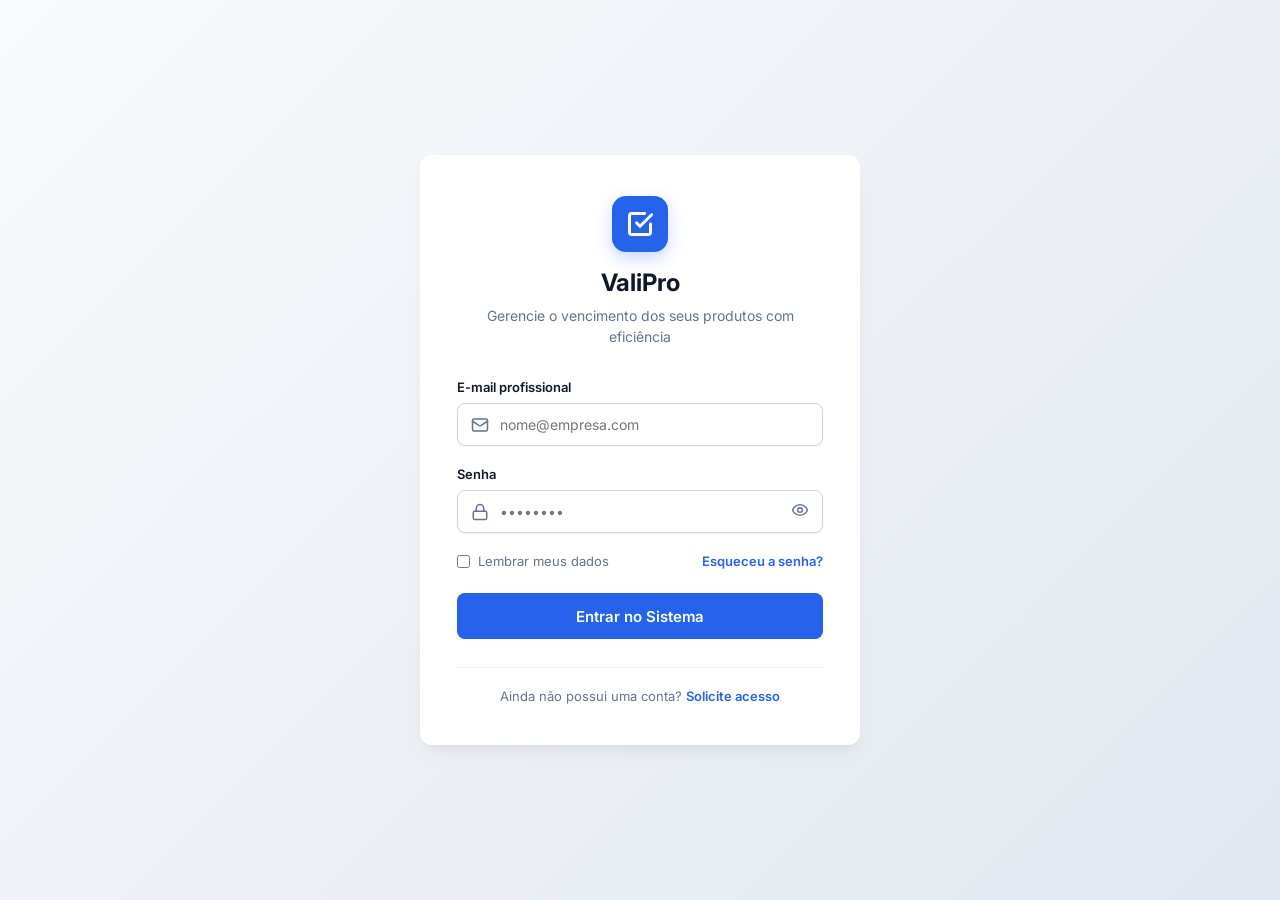
<file: index.html>
<!DOCTYPE html>
<html lang="pt-BR">
<head>
    <meta charset="UTF-8">
    <meta name="viewport" content="width=device-width, initial-scale=1.0">
    <title>ValiPro - Acesso ao Sistema</title>
    <link rel="preconnect" href="https://fonts.googleapis.com">
    <link rel="preconnect" href="https://fonts.gstatic.com" crossorigin>
    <link href="https://fonts.googleapis.com/css2?family=Inter:wght@400;500;600;700&display=swap" rel="stylesheet">
    <link rel="stylesheet" href="login-style.css">
</head>
<body>

    <div class="login-container">
        <div class="login-card">
            
            <div class="login-header">
                <div class="logo-icon">
                    <svg width="28" height="28" viewBox="0 0 24 24" fill="none" stroke="currentColor" stroke-width="2.5" stroke-linecap="round" stroke-linejoin="round">
                        <path d="M9 11l3 3L22 4"></path>
                        <path d="M21 12v7a2 2 0 0 1-2 2H5a2 2 0 0 1-2-2V5a2 2 0 0 1 2-2h11"></path>
                    </svg>
                </div>
                <h1>ValiPro</h1>
                <p>Gerencie o vencimento dos seus produtos com eficiência</p>
            </div>

            <div id="alert-box" class="alert hidden">
                <span id="alert-message"></span>
            </div>

            <form id="login-form" novalidate>
                <div class="input-group">
                    <label for="email">E-mail profissional</label>
                    <div class="input-wrapper">
                        <span class="input-icon">
                            <svg width="18" height="18" viewBox="0 0 24 24" fill="none" stroke="currentColor" stroke-width="2" stroke-linecap="round" stroke-linejoin="round">
                                <rect width="20" height="16" x="2" y="4" rx="2"></rect>
                                <path d="m22 7-8.97 5.7a1.94 1.94 0 0 1-2.06 0L2 7"></path>
                            </svg>
                        </span>
                        <input type="email" id="email" placeholder="nome@empresa.com" required autocomplete="email">
                    </div>
                </div>

                <div class="input-group">
                    <label for="password">Senha</label>
                    <div class="input-wrapper">
                        <span class="input-icon">
                            <svg width="18" height="18" viewBox="0 0 24 24" fill="none" stroke="currentColor" stroke-width="2" stroke-linecap="round" stroke-linejoin="round">
                                <rect width="18" height="11" x="3" y="11" rx="2" ry="2"></rect>
                                <path d="M7 11V7a5 5 0 0 1 10 0v4"></path>
                            </svg>
                        </span>
                        <input type="password" id="password" placeholder="••••••••" required autocomplete="current-password">
                        <button type="button" id="toggle-password" class="toggle-password">
                            <svg id="eye-icon" width="18" height="18" viewBox="0 0 24 24" fill="none" stroke="currentColor" stroke-width="2" stroke-linecap="round" stroke-linejoin="round">
                                <path d="M2 12s3-7 10-7 10 7 10 7-3 7-10 7-10-7-10-7Z"></path>
                                <circle cx="12" cy="12" r="3"></circle>
                            </svg>
                        </button>
                    </div>
                </div>

                <div class="form-actions">
                    <label class="remember-me">
                        <input type="checkbox" id="remember">
                        Lembrar meus dados
                    </label>
                    <a href="#" class="forgot-password">Esqueceu a senha?</a>
                </div>

                <button type="submit" id="btn-submit" class="btn-primary">
                    <span class="btn-text">Entrar no Sistema</span>
                    <span class="btn-loader hidden"></span>
                </button>
            </form>

            <div class="login-footer">
                <p>Ainda não possui uma conta? <a href="#">Solicite acesso</a></p>
            </div>

        </div>
    </div>

    <script src="login-script.js"></script>
</body>
</html>
</file>
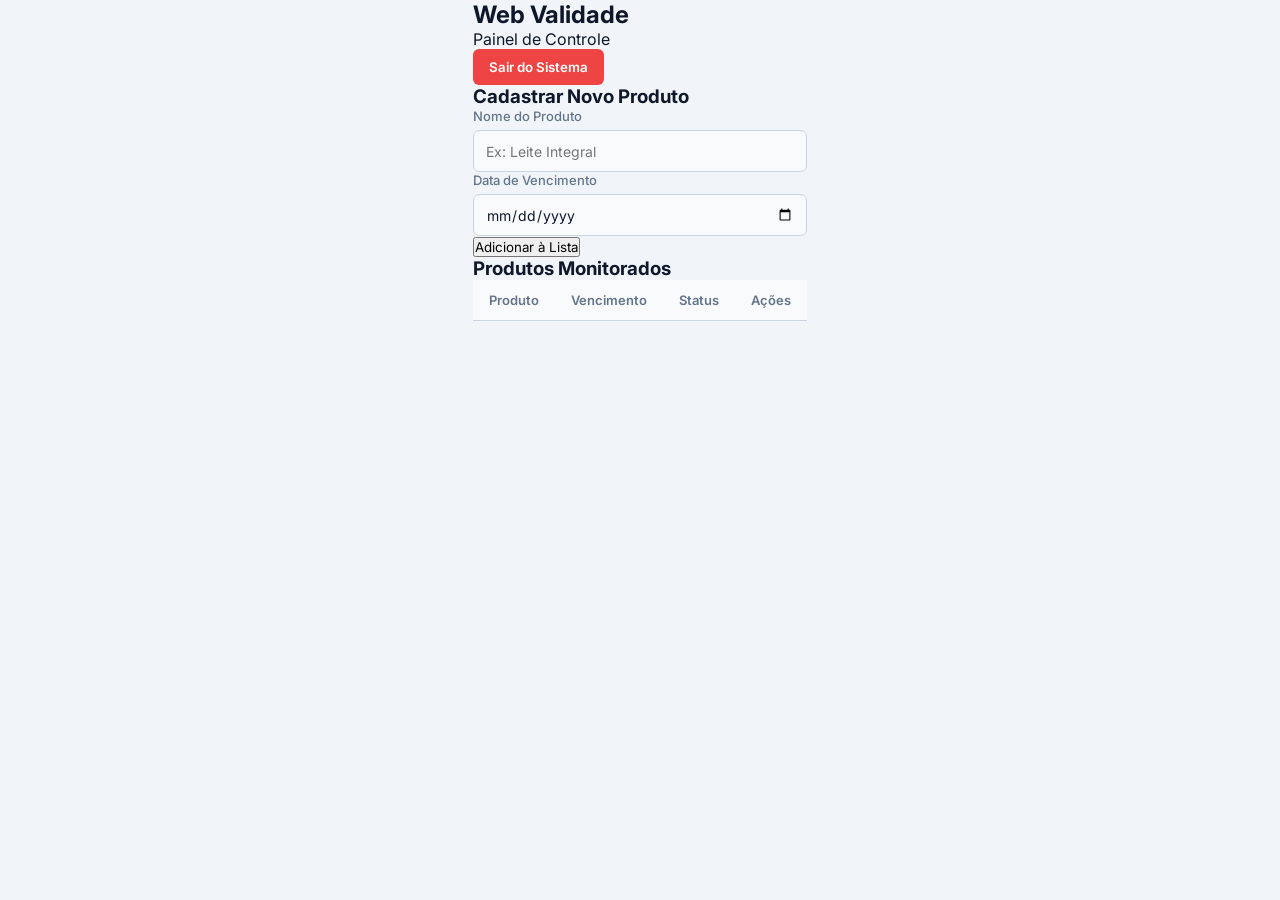
<file: login-script.html>
<!DOCTYPE html>
<html lang="pt-BR">
<head>
    <meta charset="UTF-8">
    <meta name="viewport" content="width=device-width, initial-scale=1.0">
    <title>Web Validade - Controle de Produtos</title>
    <link rel="preconnect" href="https://fonts.googleapis.com">
    <link rel="preconnect" href="https://fonts.gstatic.com" crossorigin>
    <link href="https://fonts.googleapis.com/css2?family=Inter:wght@400;500;600;700&display=swap" rel="stylesheet">
    <link rel="stylesheet" href="style.css">
</head>
<body>

    <div class="app-container">
        <header class="main-header">
            <div class="header-brand">
                <h2>Web Validade</h2>
                <span>Painel de Controle</span>
            </div>
            <button id="btn-logout" class="btn-logout">Sair do Sistema</button>
        </header>

        <main class="main-content">
            <section class="card-section">
                <h3>Cadastrar Novo Produto</h3>
                <form id="product-form">
                    <div class="form-grid">
                        <div class="form-field">
                            <label for="product-name">Nome do Produto</label>
                            <input type="text" id="product-name" placeholder="Ex: Leite Integral" required>
                        </div>
                        <div class="form-field">
                            <label for="product-expiry">Data de Vencimento</label>
                            <input type="date" id="product-expiry" required>
                        </div>
                    </div>
                    <button type="submit" class="btn-add">Adicionar à Lista</button>
                </form>
            </section>

            <section class="card-section">
                <h3>Produtos Monitorados</h3>
                <div class="table-wrapper">
                    <table>
                        <thead>
                            <tr>
                                <th>Produto</th>
                                <th>Vencimento</th>
                                <th>Status</th>
                                <th>Ações</th>
                            </tr>
                        </thead>
                        <tbody id="product-table-body">
                            </tbody>
                    </table>
                </div>
            </section>
        </main>
    </div>

    <script src="script.js"></script>
</body>
</html>
</file>
<file: login-style.css>
:root {
    --primary-color: #2563eb;
    --primary-hover: #1d4ed8;
    --bg-gradient-start: #f8fafc;
    --bg-gradient-end: #e2e8f0;
    --card-bg: #ffffff;
    --text-main: #0f172a;
    --text-muted: #64748b;
    --border-color: #cbd5e1;
    --border-focus: #3b82f6;
    --error-color: #ef4444;
    --error-bg: #fef2f2;
    --success-color: #10b981;
    --success-bg: #ecfdf5;
    --shadow-md: 0 10px 25px -5px rgba(0, 0, 0, 0.05), 0 8px 10px -6px rgba(0, 0, 0, 0.05);
    --shadow-sm: 0 1px 2px 0 rgba(0, 0, 0, 0.05);
    --radius: 12px;
}

* {
    margin: 0;
    padding: 0;
    box-sizing: border-box;
    font-family: 'Inter', sans-serif;
    -webkit-font-smoothing: antialiased;
}

body {
    background: linear-gradient(135deg, var(--bg-gradient-start) 0%, var(--bg-gradient-end) 100%);
    min-height: 100vh;
    display: flex;
    justify-content: center;
    align-items: center;
    padding: 20px;
}

.login-container { width: 100%; max-width: 440px; }

.login-card {
    background-color: var(--card-bg);
    border: 1px solid rgba(255, 255, 255, 0.8);
    border-radius: var(--radius);
    padding: 40px 36px;
    box-shadow: var(--shadow-md);
}

.login-header { text-align: center; margin-bottom: 32px; }

.logo-icon {
    width: 56px; height: 56px;
    background-color: var(--primary-color);
    color: #ffffff; border-radius: 14px;
    display: flex; align-items: center; justify-content: center;
    margin: 0 auto 16px auto;
    box-shadow: 0 6px 16px rgba(37, 99, 235, 0.25);
}

.login-header h1 { color: var(--text-main); font-size: 24px; font-weight: 700; margin-bottom: 8px; }
.login-header p { color: var(--text-muted); font-size: 14px; line-height: 1.5; }

.alert {
    padding: 12px 16px; border-radius: 8px; font-size: 13px; font-weight: 500;
    margin-bottom: 20px; display: flex; align-items: center; border: 1px solid transparent;
}
.alert.error { background-color: var(--error-bg); color: var(--error-color); border-color: rgba(239, 68, 68, 0.2); }
.alert.success { background-color: var(--success-bg); color: var(--success-color); border-color: rgba(16, 185, 129, 0.2); }
.hidden { display: none !important; }

.input-group { margin-bottom: 20px; }
.input-group label { display: block; color: var(--text-main); font-size: 13px; font-weight: 600; margin-bottom: 8px; }
.input-wrapper { position: relative; display: flex; align-items: center; }
.input-icon { position: absolute; left: 14px; color: var(--text-muted); display: flex; align-items: center; pointer-events: none; }

.input-wrapper input {
    width: 100%; padding: 12px 16px 12px 42px;
    border: 1px solid var(--border-color); border-radius: 8px;
    font-size: 14px; color: var(--text-main); background-color: var(--card-bg);
    outline: none; transition: all 0.2s ease; box-shadow: var(--shadow-sm);
}
.input-wrapper input:focus { border-color: var(--border-focus); box-shadow: 0 0 0 4px rgba(59, 130, 246, 0.15); }

.toggle-password { position: absolute; right: 14px; background: none; border: none; color: var(--text-muted); cursor: pointer; }

.form-actions { display: flex; justify-content: space-between; align-items: center; margin-bottom: 24px; font-size: 13px; }
.remember-me { display: flex; align-items: center; color: var(--text-muted); cursor: pointer; }
.remember-me input { margin-right: 8px; accent-color: var(--primary-color); }
.forgot-password { color: var(--primary-color); text-decoration: none; font-weight: 600; }
.forgot-password:hover { text-decoration: underline; }

.btn-primary {
    width: 100%; padding: 12px 20px; background-color: var(--primary-color); color: #ffffff;
    border: none; border-radius: 8px; font-size: 15px; font-weight: 600; cursor: pointer;
    transition: all 0.2s ease; display: flex; justify-content: center; align-items: center; min-height: 46px;
}
.btn-primary:hover { background-color: var(--primary-hover); }
.btn-primary:disabled { background-color: #94a3b8; cursor: not-allowed; }

.btn-loader {
    width: 20px; height: 20px; border: 3px solid rgba(255, 255, 255, 0.3);
    border-radius: 50%; border-top-color: #ffffff; animation: spin 0.8s linear infinite;
}
@keyframes spin { to { transform: rotate(360deg); } }

.login-footer { text-align: center; margin-top: 28px; padding-top: 20px; border-top: 1px solid #f1f5f9; font-size: 13px; color: var(--text-muted); }
.login-footer a { color: var(--primary-color); text-decoration: none; font-weight: 600; }
.login-footer a:hover { text-decoration: underline; }
</file>
<file: style.css>
/* ==========================================================================
   1. CONFIGURAÇÕES GERAIS E RESETS
   ========================================================================== */
:root {
    /* Cores padrão (Tema Claro) */
    --bg-primary: #f1f5f9;
    --bg-card: #ffffff;
    --bg-input: #f8fafc;
    --text-primary: #0f172a;
    --text-secondary: #64748b;
    --border-color: #cbd5e1;
    --table-header-bg: #f8fafc;
    --table-border: #f1f5f9;
}

.dark-theme {
    /* Cores adaptadas (Tema Escuro) */
    --bg-primary: #0f172a;
    --bg-card: #1e293b;
    --bg-input: #334155;
    --text-primary: #f8fafc;
    --text-secondary: #94a3b8;
    --border-color: #475569;
    --table-header-bg: #1e293b;
    --table-border: #334155;
}

* {
    margin: 0;
    padding: 0;
    box-sizing: border-box;
    font-family: 'Inter', sans-serif;
    transition: background-color 0.3s ease, color 0.3s ease, border-color 0.3s ease;
}

body {
    background-color: var(--bg-primary);
    color: var(--text-primary);
    padding: 0 0 40px 0;
    display: flex;
    flex-direction: column;
    align-items: center;
}

.dashboard-container {
    width: 90%;
    max-width: 1200px;
}

/* ==========================================================================
   2. CABEÇALHO (HEADER) - ATUALIZADO CONFORME MODELO
   ========================================================================== */
.main-top-navbar {
    width: 100%;
    background-color: var(--bg-card);
    height: 70px;
    display: flex;
    justify-content: space-between;
    align-items: center;
    padding: 0 30px;
    border-bottom: 1px solid var(--border-color);
    position: sticky;
    top: 0;
    z-index: 1000;
}

.navbar-left, .navbar-right {
    display: flex;
    align-items: center;
    gap: 20px;
}

/* Botão Hambúrguer */
.btn-menu-hamburger {
    background: transparent;
    border: none;
    color: var(--text-primary);
    cursor: pointer;
    display: flex;
    align-items: center;
    justify-content: center;
    padding: 6px;
    border-radius: 6px;
    transition: background 0.2s;
}

.btn-menu-hamburger:hover {
    background-color: var(--bg-primary);
}

/* Container da logo ajustado */
.brand-logo-wrapper {
    display: flex;
    align-items: center;
    gap: 4px; /* Diminuído de 12px para 4px para colar mais o texto */
    padding-left: 10px;
    border-left: 1px solid var(--border-color);
}

/* Correção para exibir o ícone do calendário por completo sem cortes */
.main-logo-icon-only {
    height: 46px;
    width: 44px; /* Ajustado de 54px para 44px para remover a folga invisível do texto antigo */
    object-fit: contain;
    object-position: left center;
}

/* Estilização dos textos ao lado */
.brand-text-wrapper {
    display: flex;
    flex-direction: column;
    justify-content: center;
    line-height: 1.1;
}

.brand-name-text {
    font-size: 24px;
    font-weight: 700;
    color: #0c2340; /* O azul escuro original da sua marca */
}

.brand-name-green {
    color: #16a34a; /* O verde original */
}

.brand-subtitle-text {
    font-size: 10px;
    color: #64748b;
    font-weight: 600;
    margin-top: 2px;
    letter-spacing: -0.2px;
}

/* ==========================================================================
   CONTROLE DO TEMA ESCURO (SEM AFETAR O ÍCONE)
   ========================================================================== */
.dark-theme .brand-name-text {
    color: #ffffff; /* No modo escuro, apenas o texto azul vira branco */
}

.dark-theme .brand-subtitle-text {
    color: #94a3b8; /* Subtítulo fica com cinza mais claro legível */
}

/* Ícones de Ação da Direita */
.btn-nav-action {
    background: transparent;
    border: none;
    color: var(--text-primary);
    cursor: pointer;
    width: 40px;
    height: 40px;
    display: flex;
    align-items: center;
    justify-content: center;
    border-radius: 50%;
    transition: background 0.2s, color 0.2s;
}

.btn-nav-action:hover {
    background-color: var(--bg-primary);
}

.btn-logout-icon:hover {
    color: #ef4444;
}

/* Container de Notificação */
.notification-bell-container {
    position: relative;
    cursor: pointer;
    color: var(--text-primary);
    width: 40px;
    height: 40px;
    display: flex;
    align-items: center;
    justify-content: center;
    border-radius: 50%;
    transition: background 0.2s;
}

.notification-bell-container:hover {
    background-color: var(--bg-primary);
}

.notification-badge {
    position: absolute;
    top: 4px;
    right: 4px;
    background-color: #2563eb;
    color: white;
    font-size: 11px;
    font-weight: 700;
    min-width: 18px;
    height: 18px;
    border-radius: 10px;
    display: flex;
    align-items: center;
    justify-content: center;
    padding: 0 4px;
    border: 2px solid var(--bg-card);
}

/* Caixa de Títulos do Painel com largura reduzida em 40% */
.dashboard-header {
    background-color: var(--bg-card);
    padding: 24px;
    border-radius: 12px;
    border: 1px solid var(--border-color);
    display: flex;
    justify-content: space-between;
    align-items: center;
    margin-top: 24px;
    margin-bottom: 24px;
    box-shadow: 0 1px 2px rgba(0,0,0,0.02);
    
    /* MODIFICAÇÃO SOLICITADA: Ocupa apenas 60% da largura (redução de 40%) */
    width: 60%; 
    /* Garante que o card fique alinhado à esquerda acompanhando o fluxo dos blocos abaixo */
    margin-right: auto; 
}

/* Ajuste responsivo para o card não ficar quebrado ou pequeno demais no celular */
@media (max-width: 768px) {
    .dashboard-header {
        padding: 16px;
        margin-top: 16px;
        /* Em telas menores (como a do print), 85% ou 90% evita que o texto quebre linhas desnecessariamente */
        width: 90%; 
        margin-right: auto;
    }
}

.brand h1 {
    font-size: 22px;
    font-weight: 700;
    color: #0f172a;
}

.dark-theme .brand h1 {
    color: #f8fafc;
}

.brand p {
    font-size: 14px;
    color: var(--text-secondary);
    margin-top: 4px;
}

.header-actions {
    display: flex;
    gap: 12px;
}

/* Botões do Topo */
.btn-logout {
    background-color: #ef4444;
    color: white;
    border: none;
    padding: 10px 16px;
    border-radius: 6px;
    font-weight: 600;
    cursor: pointer;
    transition: background 0.2s;
}

.btn-logout:hover {
    background-color: #dc2626;
}

.btn-back {
    background-color: #2563eb;
    color: white;
    border: none;
    padding: 10px 16px;
    border-radius: 6px;
    font-weight: 600;
    cursor: pointer;
    transition: background 0.2s;
}

.btn-back:hover {
    background-color: #1d4ed8;
}

/* ==========================================================================
   3. DASHBOARD GRID & CARDS
   ========================================================================== */
.dashboard-grid {
    display: grid;
    grid-template-columns: repeat(auto-fill, minmax(220px, 1fr));
    gap: 16px;
}

.dash-card {
    background-color: var(--bg-card);
    padding: 20px;
    border-radius: 12px;
    box-shadow: 0 1px 3px rgba(0,0,0,0.05);
    display: flex;
    align-items: center;
    gap: 16px;
    cursor: pointer;
    transition: transform 0.2s, box-shadow 0.2s, background-color 0.3s;
}

.dash-card:hover {
    transform: translateY(-2px);
    box-shadow: 0 4px 6px -1px rgba(0,0,0,0.1);
}

.card-icon {
    font-size: 32px;
    display: flex;
    align-items: center;
    justify-content: center;
}

.card-info h3 {
    font-size: 13px;
    font-weight: 700;
    letter-spacing: 0.5px;
    color: rgba(255, 255, 255, 0.9);
}

/* Garante legibilidade das tags h3 nos cards cinza/claros que herdam var */
#btn-card-config .card-info h3 {
    color: #ffffff !important;
}

.card-counter {
    font-size: 32px;
    font-weight: 700;
    display: block;
    margin-top: 4px;
    color: white;
}

.card-counter-dark {
    font-size: 32px;
    font-weight: 700;
    display: block;
    margin-top: 4px;
    color: var(--text-primary);
}

.card-title-lg {
    font-size: 18px;
    font-weight: 600;
    display: block;
    margin-top: 4px;
    color: white;
}

/* Paleta de Cores Dinâmica dos Cards */
.card-green { background: #15803d; }
.card-blue { background: #1d4ed8; }
.card-lightgreen { background: #16a34a; }
.card-red { background: #b91c1c; }
.card-purple { background: #6b21a8; }
.card-yellow { background: #eab308; }
.card-lightpurple { background: #a855f7; }
.card-darkblue { background: #1e3a8a; }
.card-darkpurple { background: #4c1d95; }
.card-pink { background: #db2777; }
.card-teal { background: #0d9488; }
.card-darkest { background: #0f172a; }
.card-cyan { background: #0891b2; }
.card-brown { background: #78350f; }
.card-slate { background: #475569; }
.card-orange { background: #FF6B00; }

/* ==========================================================================
   4. ESTRUTURA DE MÓDULOS / SEÇÕES DE CONTEÚDO
   ========================================================================== */
.page-content {
    width: 100%;
}

.module-section {
    background-color: var(--bg-card);
    padding: 24px;
    border-radius: 12px;
    box-shadow: 0 1px 3px rgba(0,0,0,0.1);
    margin-bottom: 24px;
}

.module-section h2 {
    font-size: 18px;
    font-weight: 600;
    color: var(--text-primary);
    margin-bottom: 20px;
}

/* Helper Utilitário */
.hidden {
    display: none !important;
}

/* ==========================================================================
   5. FORMULÁRIOS DE CADASTRO
   ========================================================================== */
.product-form {
    display: flex;
    flex-wrap: wrap;
    gap: 16px;
    align-items: flex-end;
}

.form-group {
    display: flex;
    flex-direction: column;
    gap: 6px;
}

.form-group label {
    font-size: 13px;
    font-weight: 500;
    color: var(--text-secondary);
}

.form-group input,
.form-group select {
    height: 42px;
    padding: 0 12px;
    border: 1px solid var(--border-color);
    border-radius: 6px;
    font-size: 14px;
    color: var(--text-primary);
    outline: none;
    background-color: var(--bg-input);
}

.form-group input:focus,
.form-group select:focus {
    border-color: #2563eb;
    background-color: var(--bg-card);
    box-shadow: 0 0 0 3px rgba(37, 99, 235, 0.1);
}

/* Modificadores de tamanho responsivo dos inputs */
.size-mini { flex: 1 1 80px; }
.size-medium { flex: 2 1 180px; }
.size-large { flex: 4 1 280px; }

/* Container especial para acoplar o botão de scan */
.barcode-input-container {
    display: flex;
    gap: 6px;
    width: 100%;
}

.barcode-input-container input {
    flex: 1;
    width: 100%;
}

.btn-scan-trigger {
    background-color: #475569;
    color: white;
    border: none;
    padding: 0 14px;
    border-radius: 6px;
    font-weight: 600;
    font-size: 13px;
    cursor: pointer;
    white-space: nowrap;
    transition: background 0.2s;
}

.btn-scan-trigger:hover {
    background-color: #334155;
}

.btn-submit-prod {
    height: 42px;
    background-color: #16a34a;
    color: white;
    border: none;
    padding: 0 24px;
    border-radius: 6px;
    font-weight: 600;
    font-size: 14px;
    cursor: pointer;
    transition: background 0.2s;
    flex: 1 1 auto;
}

.btn-submit-prod:hover {
    background-color: #15803d;
}

/* ==========================================================================
   6. SCANNER DE CÓDIGO DE BARRAS HTML5
   ========================================================================== */
#scanner-wrapper {
    margin-bottom: 20px;
    background: var(--bg-input);
    padding: 16px;
    border-radius: 8px;
    border: 2px dashed var(--border-color);
    display: flex;
    flex-direction: column;
    align-items: center;
    gap: 12px;
}

#reader {
    width: 100%;
    max-width: 400px;
    background: #000;
    border-radius: 6px;
    overflow: hidden;
}

.btn-scan-stop {
    background-color: #dc2626;
    color: white;
    border: none;
    padding: 8px 16px;
    border-radius: 6px;
    font-weight: 600;
    cursor: pointer;
}

/* ==========================================================================
   7. TABELAS DE DADOS (LISTAGENS GERAIS)
   ========================================================================== */
.table-container {
    width: 100%;
    overflow-x: auto;
}

table {
    width: 100%;
    border-collapse: collapse;
    text-align: left;
}

th {
    background-color: var(--table-header-bg);
    color: var(--text-secondary);
    font-size: 13px;
    font-weight: 600;
    padding: 12px 16px;
    border-bottom: 1px solid var(--border-color);
}

td {
    padding: 14px 16px;
    border-bottom: 1px solid var(--table-border);
    color: var(--text-primary);
    font-size: 14px;
    vertical-align: middle;
}

tr:hover td {
    background-color: var(--table-header-bg);
}

/* Botão de Exclusão Individual */
.btn-del {
    background-color: transparent;
    color: #ef4444;
    border: 1px solid #fca5a5;
    padding: 6px 12px;
    border-radius: 4px;
    font-size: 12px;
    font-weight: 500;
    cursor: pointer;
    transition: all 0.2s;
}

.btn-del:hover {
    background-color: #fee2e2;
    color: #b91c1c;
    border-color: #ef4444;
}

/* Badges de Status */
.badge {
    padding: 4px 8px;
    border-radius: 4px;
    font-size: 12px;
    font-weight: 600;
    display: inline-block;
}

.badge.vencido { background-color: #fee2e2; color: #b91c1c; }
.badge.ok { background-color: #dcfce7; color: #15803d; }

/* ==========================================================================
   8. MÓDULO BANCO DE DADOS / CSV
   ========================================================================== */
.db-box {
    border-left: 4px solid #475569;
}

.db-header-row {
    display: flex;
    justify-content: space-between;
    align-items: center;
    margin-bottom: 4px;
}

.db-title {
    margin-bottom: 0 !important;
}

.badge-cloud {
    background-color: var(--border-color);
    color: var(--text-primary);
    padding: 6px 12px;
    border-radius: 20px;
    font-size: 12px;
    font-weight: 700;
}

.db-subtitle {
    font-size: 14px;
    color: var(--text-secondary);
    margin-bottom: 24px;
}

.csv-upload-area {
    background-color: var(--bg-input);
    border: 2px dashed var(--border-color);
    border-radius: 8px;
    padding: 32px;
    text-align: center;
    cursor: pointer;
    transition: background 0.2s;
}

.csv-upload-area:hover {
    background-color: var(--table-header-bg);
    border-color: var(--text-secondary);
}

.file-input-wrapper input[type="file"] {
    font-size: 14px;
    color: var(--text-primary);
}

/* ==========================================================================
   9. ESTILOS PARA O MODAL DE SETOR E BOTÃO PEQUENO
   ========================================================================== */
.btn-small {
    background-color: #2563eb;
    color: white;
    border: none;
    border-radius: 6px;
    font-weight: 600;
    font-size: 16px;
    cursor: pointer;
    transition: background 0.2s;
    height: 42px;
}

.btn-small:hover {
    background-color: #1d4ed8;
}

.modal {
    display: flex;
    justify-content: center;
    align-items: center;
}

.modal-content {
    max-width: 400px;
    width: 90%;
    background-color: var(--bg-card) !important;
    border: 1px solid var(--border-color);
}

.form-field {
    display: flex;
    flex-direction: column;
    gap: 6px;
}

.form-field label {
    font-size: 13px;
    font-weight: 500;
    color: var(--text-secondary);
}

.form-field input {
    height: 42px;
    padding: 0 12px;
    border: 1px solid var(--border-color);
    border-radius: 6px;
    font-size: 14px;
    color: var(--text-primary);
    outline: none;
    background-color: var(--bg-input);
}

.form-field input:focus {
    border-color: #2563eb;
    background-color: var(--bg-card);
    box-shadow: 0 0 0 3px rgba(37, 99, 235, 0.1);
}

/* ==========================================================================
   10. OTIMIZAÇÃO COMPACTA PARA DISPOSITIVOS MÓVEIS (CELULARES)
   ========================================================================== */
@media (max-width: 768px) {
    body {
        padding: 0;
    }

    .main-top-navbar {
        padding: 0 16px;
    }

    .dashboard-container {
        width: 100%;
        padding: 0 12px;
    }

    .view-content, .module-section {
        background-color: transparent !important;
        padding: 0 !important;
        box-shadow: none !important;
    }

    .module-section h2 {
        padding-left: 8px;
        margin-bottom: 16px;
    }

    .dashboard-header {
        padding: 16px;
        margin-top: 16px;
    }

    table thead {
        display: none;
    }

    table, tbody {
        display: block;
        width: 100%;
    }

    table tr {
        display: grid !important;
        grid-template-columns: 1.2fr 0.8fr 1fr;
        background: var(--bg-card);
        border: 2px solid var(--border-color); 
        border-radius: 14px;
        padding: 16px;
        margin-bottom: 16px;
        box-shadow: 0 4px 6px -1px rgba(0, 0, 0, 0.08), 0 2px 4px -1px rgba(0, 0, 0, 0.04);
    }

    table td {
        display: flex;
        justify-content: space-between;
        align-items: center;
        padding: 12px 0 !important;
        border-bottom: 1.5px solid var(--border-color); 
        font-size: 14px;
        width: 100% !important;
    }

    table td::before {
        content: attr(data-label);
        font-weight: 700;
        color: var(--text-secondary);
        text-transform: uppercase;
        font-size: 11px;
        letter-spacing: 0.5px;
    }

    table td:nth-child(1),
    table td:nth-child(2),
    table td:nth-child(3) {
        grid-column: span 3;
    }

    table td:nth-child(4),
    table td:nth-child(5),
    table td:nth-child(6) {
        border-bottom: none !important;
        padding: 12px 4px 0 4px !important;
        display: flex;
        flex-direction: row;
        align-items: center;
        gap: 6px;
    }

    table td:nth-child(5) {
        grid-column: 1;
        grid-row: 4;
        justify-content: flex-start;
        border-right: 2px solid var(--border-color); 
    }

    table td:nth-child(4) {
        grid-column: 2;
        grid-row: 4;
        justify-content: center;
        border-right: 2px solid var(--border-color); 
    }

    table td:nth-child(6) {
        grid-column: 3;
        grid-row: 4;
        justify-content: flex-end;
    }

    table td:nth-child(6)::before {
        display: none !important;
    }

    table td:nth-child(4)::before,
    table td:nth-child(5)::before {
        margin-right: 2px;
    }

    table td strong {
        text-align: right;
        max-width: 70%;
        word-break: break-word;
        font-size: 14px;
        color: var(--text-primary);
    }

    .btn-del {
        width: 100%;
        padding: 8px 12px !important;
        font-size: 12px !important;
        background-color: #ef4444 !important;
        color: white !important;
        border: none !important;
        border-radius: 6px;
        font-weight: 600;
        text-align: center;
        box-shadow: 0 1px 2px rgba(239, 68, 68, 0.2);
    }

    .btn-del:hover {
        background-color: #dc2626 !important;
    }

    .header-actions {
        width: 100%;
        display: flex;
        gap: 8px;
    }
    
    .header-actions button {
        flex: 1;
        text-align: center;
        justify-content: center;
        padding: 8px !important;
        font-size: 12px !important;
        height: auto;
    }
}

/* ==========================================================================
   11. PERSONALIZAÇÃO COMPLEMENTAR PARA GERENCIAMENTO DE SETORES
   ========================================================================== */
.btn-del-sector {
    padding: 6px 14px !important;
    width: auto !important;
    display: inline-block;
}

#direct-sector-form {
    background: var(--bg-input);
    padding: 16px;
    border-radius: 8px;
    border: 1px solid var(--border-color);
}

.form-row-group {
    display: flex;
    flex: 1 1 100%;
    gap: 16px;
    align-items: flex-end;
}

.btn-scan-trigger-new {
    height: 42px;
    background-color: #475569;
    color: white;
    border: none;
    padding: 0 16px;
    border-radius: 6px;
    font-weight: 600;
    font-size: 14px;
    cursor: pointer;
    white-space: nowrap;
    transition: background 0.2s;
    display: flex;
    align-items: center;
    justify-content: center;
    gap: 8px;
    width: 100%;
}

.btn-scan-trigger-new:hover {
    background-color: #334155;
}

@media (max-width: 768px) {
    .form-row-group {
        flex-direction: column;
        width: 100%;
        gap: 16px;
    }

    #wrapper-scan {
        order: 1;
        width: 100% !important;
        flex: 1 1 100% !important;
    }

    #wrapper-barcode {
        order: 2;
        width: 65% !important;
        flex: 1 1 65% !important;
    }

    #wrapper-quantity {
        order: 3;
        width: 30% !important;
        flex: 1 1 30% !important;
    }

    .label-scan-desktop {
        display: none !important;
    }

    .form-row-group {
        display: flex !important;
        flex-flow: row wrap !important;
    }
}
</file>
